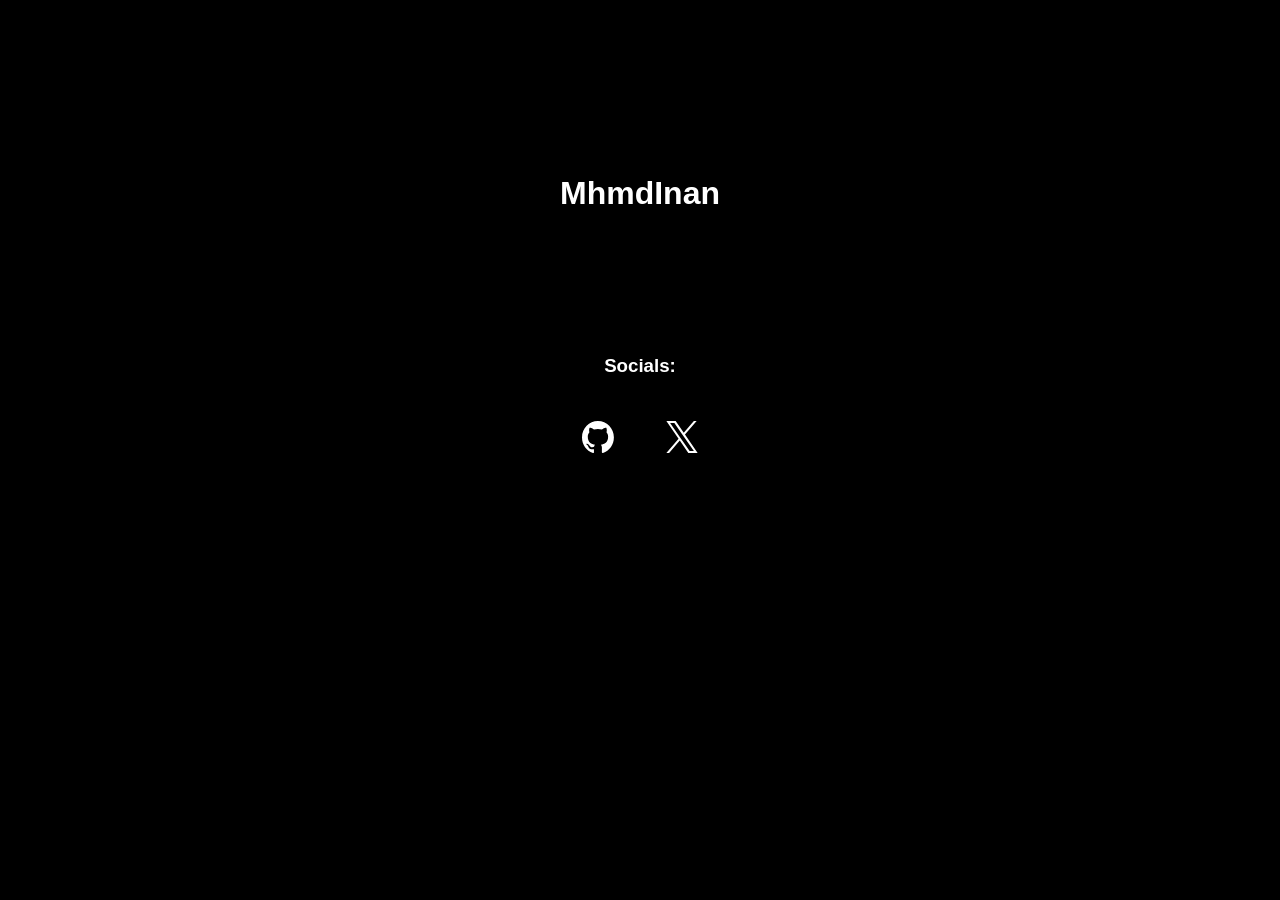
<file: index.html>
<!DOCTYPE html>
<html lang="en">

<head>
    <meta charset="UTF-8">
    <meta name="viewport" content="width=device-width, initial-scale=1.0">
    <link rel="stylesheet" href="styles.css">
    <title>MhmdInan</title>
</head>

<body>
    <h1>MhmdInan</h1>
    <h3>Socials:</h3>
    <ul class="social-links">
        <li>
            <a href="https://github.com/MhmdInan" target="_blank" rel="noopener noreferer" aria-label="GitHub" class="github_logo">
                <img src="/assets/github.svg" alt="GitHub" width="32" height="32"></a>
        </li>
        <li>
            <a href="https://x.com/mhmadinan" target="_blank" rel="noopener noreferer" aria-label="X" class="x_logo">
                <img src="/assets/x.svg" alt="GitHub" width="32" height="32"></a>
        </li>
    </ul>
        
</body>
</body>

</html>
</file>
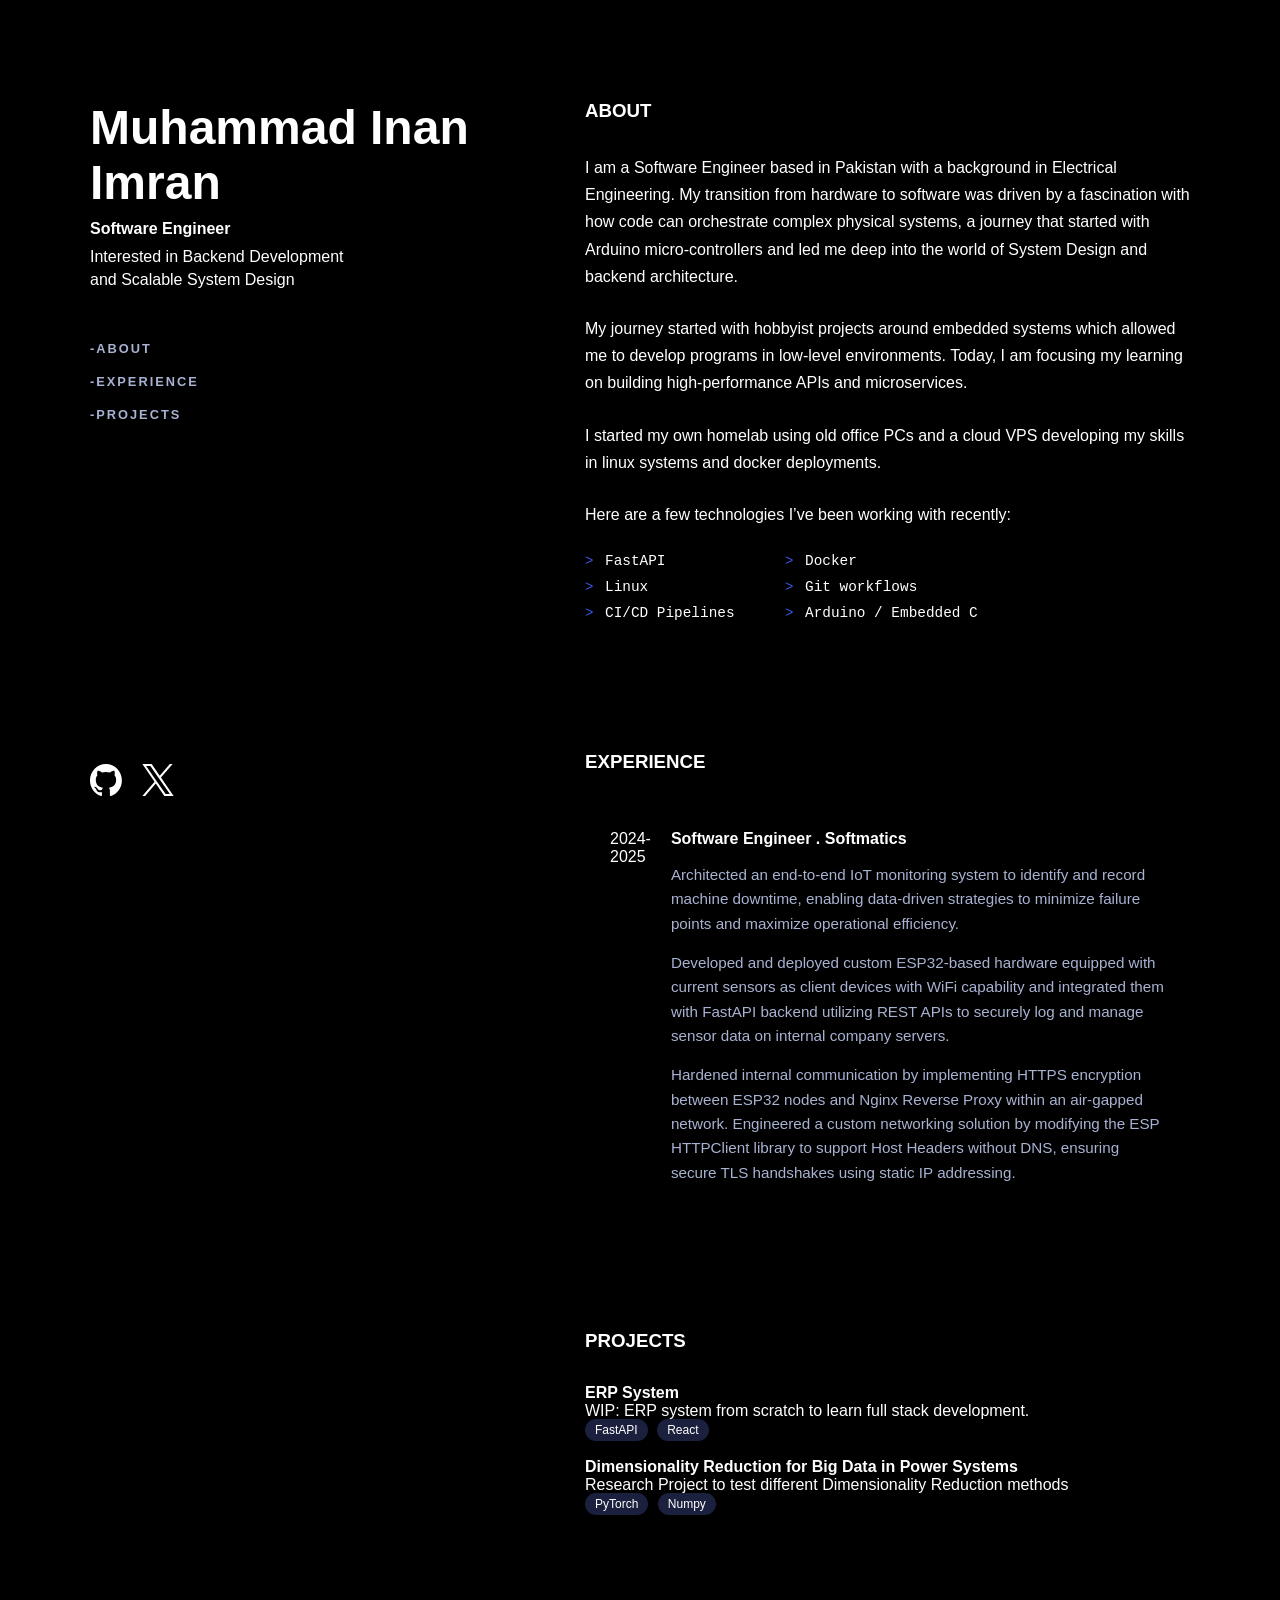
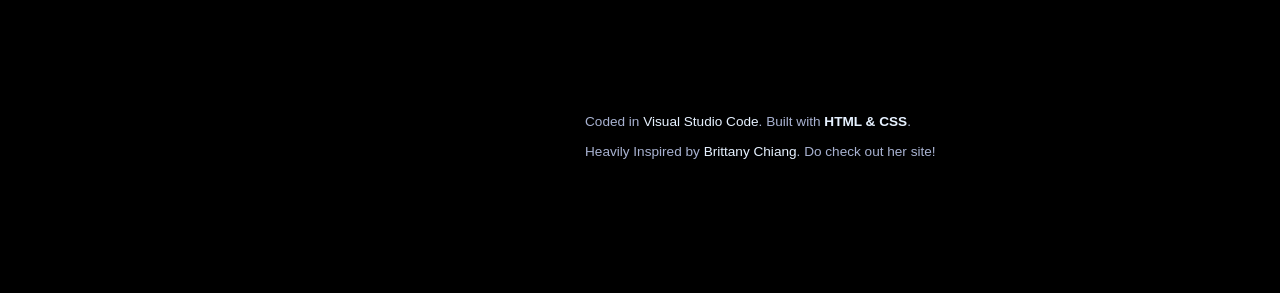
<file: src/index.html>
<!doctype html>
<html lang="en">
  <head>
    <meta charset="UTF-8" />
    <meta name="viewport" content="width=device-width, initial-scale=1.0" />
    <link rel="icon" type="image/x-icon" href="./assets/favicon.ico" />
    <link rel="stylesheet" href="styles.css" />
    <title>MhmdInan</title>
  </head>

  <body>
    <div class="container">
      <header class="sidebar">
        <div>
          <h1>Muhammad Inan Imran</h1>
          <h2>Software Engineer</h2>
          <p>Interested in Backend Development</p>
          <p>and Scalable System Design</p>
          <nav>
            <ul>
              <li>
                <a href="#about"><span>-</span>ABOUT</a>
              </li>
              <li>
                <a href="#experience"><span>-</span>EXPERIENCE</a>
              </li>
              <li>
                <a href="#projects"><span>-</span>PROJECTS</a>
              </li>
            </ul>
          </nav>
        </div>

        <div class="socials">
          <ul class="social-links">
            <li>
              <a
                href="https://github.com/MhmdInan"
                target="_blank"
                rel="noopener noreferer"
                aria-label="GitHub"
                class="github_logo"
              >
                <img
                  src="./assets/github.svg"
                  alt="GitHub"
                  width="32"
                  height="32"
              /></a>
            </li>
            <li>
              <a
                href="https://x.com/mhmadinan"
                target="_blank"
                rel="noopener noreferer"
                aria-label="X"
                class="x_logo"
              >
                <img src="./assets/x.svg" alt="GitHub" width="32" height="32"
              /></a>
            </li>
          </ul>
        </div>
      </header>

      <main class="content">
        <section id="about">
          <h3>About</h3>
          <p>
            I am a Software Engineer based in Pakistan with a background in
            Electrical Engineering. My transition from hardware to software was
            driven by a fascination with how code can orchestrate complex
            physical systems, a journey that started with Arduino
            micro-controllers and led me deep into the world of System Design
            and backend architecture.
          </p>
          <p>
            My journey started with hobbyist projects around embedded systems
            which allowed me to develop programs in low-level environments.
            Today, I am focusing my learning on building high-performance APIs
            and microservices.
          </p>
          <p>
            I started my own homelab using old office PCs and a cloud VPS
            developing my skills in linux systems and docker deployments.
          </p>
          <p>Here are a few technologies I’ve been working with recently:</p>
          <ul class="skills-list">
            <li>FastAPI</li>
            <li>Docker</li>
            <li>Linux</li>
            <li>Git workflows</li>
            <li>CI/CD Pipelines</li>
            <li>Arduino / Embedded C</li>
          </ul>
        </section>
        <section id="experience">
          <h3>Experience</h3>
          <div class="experience-card-multiple">
            <a
              href="https://www.softmatics.com/"
              target="_blank"
              class="experience-card"
            >
              <header class="date">2024-2025</header>
              <div>
                <h4>Software Engineer . Softmatics</h4>
                <p>
                  Architected an end-to-end IoT monitoring system to identify
                  and record machine downtime, enabling data-driven strategies
                  to minimize failure points and maximize operational
                  efficiency.
                </p>
                <p>
                  Developed and deployed custom ESP32-based hardware equipped
                  with current sensors as client devices with WiFi capability
                  and integrated them with FastAPI backend utilizing REST APIs
                  to securely log and manage sensor data on internal company
                  servers.
                </p>
                <p>
                  Hardened internal communication by implementing HTTPS
                  encryption between ESP32 nodes and Nginx Reverse Proxy 
                  within an air-gapped network. Engineered a custom networking
                  solution by modifying the ESP HTTPClient library to support
                  Host Headers without DNS, ensuring secure TLS handshakes using
                  static IP addressing.
                </p>
              </div>
            </a>
          </div>
        </section>
        <section id="projects">
          <h3>Projects</h3>
          <div class="card">
            <div class="project-card-info">
              <a
              href="https://github.com/mhmdinan/erp-FASTAPI_REACT"
              target="_blank"
              >
                <h4>ERP System</h4>
                <p>
                  WIP: ERP system from scratch to learn full stack development.
                </p>
                <div class="tags"><span>FastAPI</span> <span>React</span></div>
              </a>
            </div>
            <div class="project-card-info">
              <a
              href="https://github.com/mhmdinan/final_year_project"
              target="_blank"
              >
                <h4>Dimensionality Reduction for Big Data in Power Systems</h4>
                <p>Research Project to test different Dimensionality Reduction methods</p>
                <div class="tags"><span>PyTorch</span> <span>Numpy</span></div>
              </a>
            </div>
          </div>
        </section>
        <footer class="main-footer">
          <p>
            Coded in
            <a href="https://code.visualstudio.com/" target="_blank"
              >Visual Studio Code</a
            >. Built with <strong>HTML & CSS</strong>.
          </p>
          <p>
            Heavily Inspired by
            <a href="https://brittanychiang.com" target="_blank"
              >Brittany Chiang</a
            >. Do check out her site!
          </p>
        </footer>
      </main>
    </div>
  </body>
</html>
</file>
<file: styles.css>
body {
  background: #000;
  /* pure black */
  color: #fff;
  /* white text */
  font-family: Arial, sans-serif;
  text-align: center;
  padding: 2rem;
  margin: 0;
}

h1 {
  color: white;
  text-align: center;
  padding: 10%;
}

h3 {
  color: white;
  text-align: center;
  padding: 0%;
}

.social-links {
  list-style: none;
  display: flex;
  gap: 1.8rem;
  padding: 0;
  margin: 2rem 0;
  justify-content: center;
}

.social-links a {
  display: inline-block;
  padding: 12px;
  color: #e0e0e0;
  font-size: 2rem;
  text-decoration: none;
  transition: all 0.3s ease;
  position: relative;
  z-index: 1;
  border-radius: 50%;
  line-height: 1;
}

.github_logo:hover {
  color: #fff;
}

.x_logo:hover {
  color: #ffffff;
}

.social-links a[href*="linkedin"]:hover {
  color: #0A66C2;
}

.social-links a:hover {
  filter: drop-shadow(0 0 10px currentColor);
  transform: translateY(-5px);
}
</file>
<file: src/styles.css>
:root {
  --navy: #0a192f;
  --light-slate: #a8b2d1;
  --blue: #3a58e1;
  --white: #e6f1ff;
  --bg-tint: rgba(100, 255, 218, 0.1);
}

* {
  box-sizing: border-box;
  margin: 0;
  padding: 0;
}

html {
  scroll-behavior: smooth;
}

body {
  background: #000;
  /* pure black */
  color: #fff;
  /* white text */
  font-family: Arial, sans-serif;
/*   text-align: center;
  padding: 2rem;
  margin: 0; */
}

.container {
  display: flex;
  max-width: 1200px;
  margin: 0 auto;
  padding: 0 50px;
}

.sidebar {
  width: 45%;
  height: 100vh;
  position: sticky;
  top: 0;
  display: flex;
  flex-direction: column;
  justify-content: space-between;
  padding: 100px 0;
}

.sidebar h1 { color: #fff; font-size: 3rem; margin-bottom: 10px;}
.sidebar h2 { color: #fff; font-size: 1rem; margin-bottom: 10px;}
.sidebar p {margin-bottom: 5px;}

nav ul {list-style: none; margin-top: 50px;}
nav li {margin-bottom: 15px;}
nav a {
  text-decoration: none;
  color: #a8b2d1;
  font-size: 0.8rem;
  font-weight: bold;
  letter-spacing: 2px;
  transition: 0.3s;
}
nav a:hover {color: #3a58e1; padding-left: 10px;}

.content {
  width: 55%;
  padding: 100px 0;
}

section {
  margin-bottom: 120px;
}

h3 {
  color: #fff;
  text-transform: uppercase;
  margin-bottom: 2rem;
}

.cards {
  display: flex;
  gap: 20px;
  padding: 20px;
  border-radius: 4px;
  transition: 0.3s;
  cursor: pointer;
  margin-bottom: 40px;
}


.card p{color: #fff;}
.card h4 { color: #ffffff;}

.project-card-info {
  margin-bottom: 20px;
}

.project-card-info a {
  text-decoration: none;
}

.project-card-info:hover {
  background-color: #080b19;
  transform: translateY(-5px);
  border: 50px;
  border-radius: 5px;
  transition: all 0.3s ease;
}

.tags span {
  font-size: 12px;
  color: #ffffff;
  background: #1a203e;
  padding: 4px 10px;
  border-radius: 12px;
  margin-right: 5px;
}

.social-links {
  display: flex;
  list-style: none;
  padding: 0;
  margin: 0;
  gap: 20px;
  align-items: center;
}

.github_logo:hover {
  filter: drop-shadow(0 0 20px currentColor);
  transform: translateY(-5px);
  color: #0a66c2;
}

.x_logo:hover {
  filter: drop-shadow(0 0 10px currentColor);
  transform: translateY(-5px);
  color: #ffffff;
}

.main-footer {
  padding: 80px 0 20px 0;
  max-width: 400px;
  font-size: 0.85rem;
  color: var(--light-slate);
  line-height: 1.5;
}

.main-footer p {
  margin-bottom: 10px;
}

.main-footer a {
  color: var(--white);
  text-decoration: none;
  font-weight: 500;
  transition: color 0.3s ease;
}

.main-footer a:hover {
  color: var(--blue);
}

.main-footer strong {
  color: var(--white);
}

.skills-list {
    display: grid;
    grid-template-columns: repeat(2, minmax(140px, 200px));
    list-style: none;
    margin: 20px 0 0 0;
    padding: 0;
}

.skills-list li {
    position: relative;
    padding-left: 20px;
    margin-bottom: 10px;
    font-family: 'Fira Code', monospace;
    font-size: 0.9rem;
    color: #fff;
}

.skills-list li::before {
    content: ">";
    position: absolute;
    left: 0;
    top: 2px;
    color: var(--blue);
    font-size: 14px;
    line-height: 12px;
}

#about p {
  margin-bottom: 25px;
  line-height: 1.7;
}

#about p:last-child {
  margin-bottom: 0;
}

.experience-card {
    display: flex;
    gap: 20px;
    padding: 25px;
    text-decoration: none;
    color: inherit;
    border-radius: 8px;
    transition: all 0.3s ease;
    margin-bottom: 30px;
}

.experience-card:hover {
    background-color: #060b2b;
    transform: translateY(-5px);
}

.experience-date {
  flex-shrink: 0;
    width: 120px;
    font-size: 0.75rem;
    font-weight: bold;
    color: var(--slate);
    text-transform: uppercase;
    letter-spacing: 1px;
    padding-top: 5px;
}

.experience-content {
    width: 75%;
}

.experience-content h4 {
    color: var(--white);
    font-size: 1.1rem;
    margin-bottom: 5px;
    transition: color 0.3s ease;
}

.experience-card:hover h4 {
    color: var(--teal);
}

#experience p {
    font-size: 0.95rem;
    line-height: 1.6;
    margin-top: 15px;
    color: var(--light-slate);
}

.experience-tags {
    display: flex;
    flex-wrap: wrap;
    gap: 10px;
    list-style: none;
    margin-top: 15px;
    padding: 0;
}

.experience-tags li {
    background: rgba(100, 255, 218, 0.1);
    color: var(--teal);
    font-size: 12px;
    padding: 4px 12px;
    border-radius: 15px;
    font-family: 'Fira Code', monospace;
}

@media (max-width: 1024px) {
  .container {
    flex-direction: column; 
    padding: 0 20px;
  }

  .sidebar {
    width: 100%;
    height: auto;
    position: relative;
    padding: 60px 0 20px 0;
  }

  .content {
    width: 100%;
    padding: 40px 0;
  }
}

@media (max-width: 768px) {
  .experience-card {
    flex-direction: column; /* Stacks date above content */
    gap: 8px;              /* Tighten the gap */
    padding: 15px;
  }

  .experience-date {
    width: 100%;           /* Date takes full width */
    margin-bottom: 5px;
  }

  .experience-content {
    width: 100%;           /* Content takes full width */
  }
}
</file>
